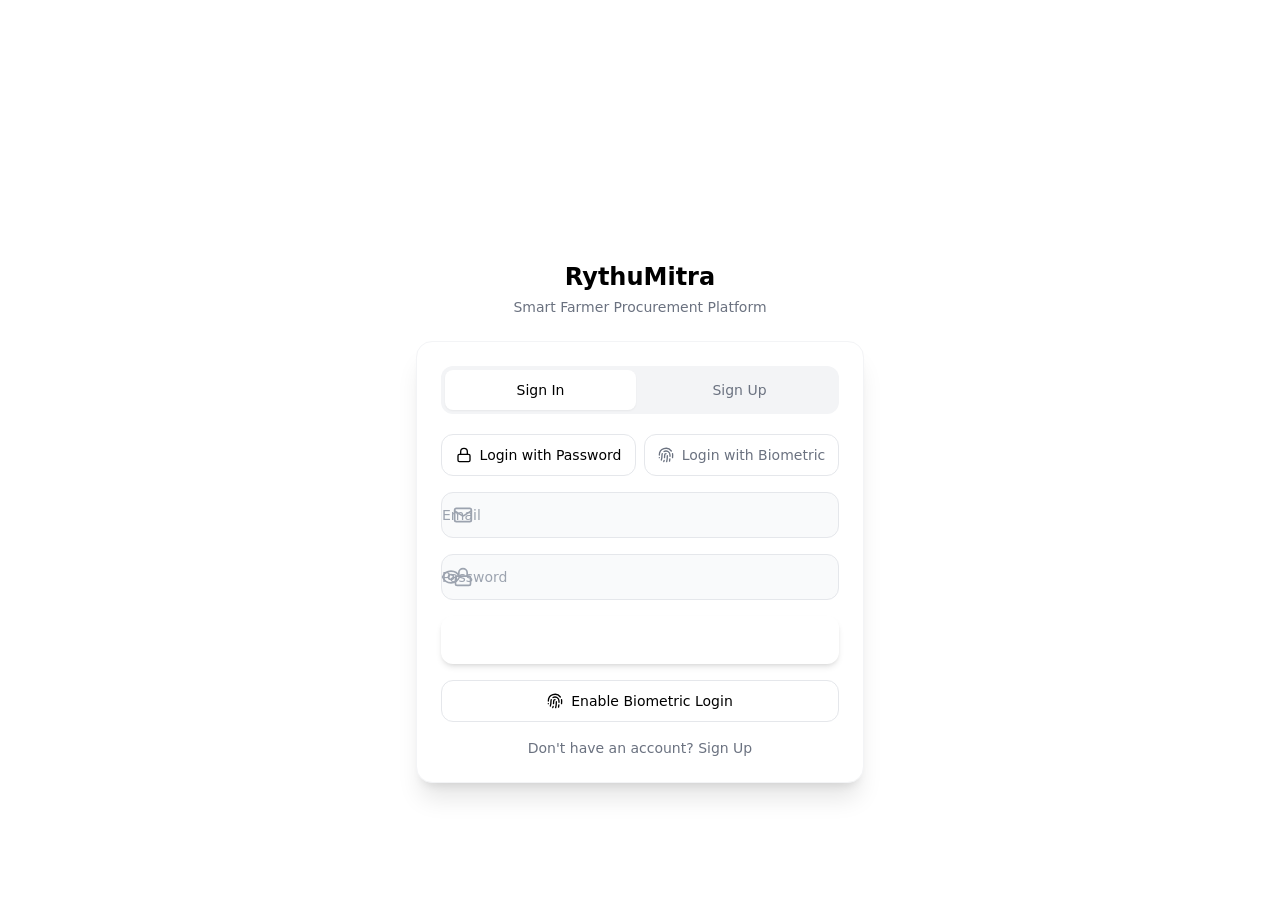
<file: bolt.html>
<!doctype html>
<html lang="en">
  <head>
    <meta charset="UTF-8" />
    <meta name="viewport" content="width=device-width, initial-scale=1.0" />
    <title>RythuMitra - Smart Farmer Procurement</title>
    <link rel="stylesheet" href="/bundle.css">
    <script>
      window.FARMDIRECT_API_BASE = window.location.origin;
    </script>
    <script type="module" src="/bundle.js"></script>
  </head>
  <body>
    <div id="root"></div>
  </body>
</html>
</file>
<file: bundle.css>
*,:before,:after{--tw-border-spacing-x: 0;--tw-border-spacing-y: 0;--tw-translate-x: 0;--tw-translate-y: 0;--tw-rotate: 0;--tw-skew-x: 0;--tw-skew-y: 0;--tw-scale-x: 1;--tw-scale-y: 1;--tw-pan-x: ;--tw-pan-y: ;--tw-pinch-zoom: ;--tw-scroll-snap-strictness: proximity;--tw-gradient-from-position: ;--tw-gradient-via-position: ;--tw-gradient-to-position: ;--tw-ordinal: ;--tw-slashed-zero: ;--tw-numeric-figure: ;--tw-numeric-spacing: ;--tw-numeric-fraction: ;--tw-ring-inset: ;--tw-ring-offset-width: 0px;--tw-ring-offset-color: #fff;--tw-ring-color: rgb(59 130 246 / .5);--tw-ring-offset-shadow: 0 0 #0000;--tw-ring-shadow: 0 0 #0000;--tw-shadow: 0 0 #0000;--tw-shadow-colored: 0 0 #0000;--tw-blur: ;--tw-brightness: ;--tw-contrast: ;--tw-grayscale: ;--tw-hue-rotate: ;--tw-invert: ;--tw-saturate: ;--tw-sepia: ;--tw-drop-shadow: ;--tw-backdrop-blur: ;--tw-backdrop-brightness: ;--tw-backdrop-contrast: ;--tw-backdrop-grayscale: ;--tw-backdrop-hue-rotate: ;--tw-backdrop-invert: ;--tw-backdrop-opacity: ;--tw-backdrop-saturate: ;--tw-backdrop-sepia: ;--tw-contain-size: ;--tw-contain-layout: ;--tw-contain-paint: ;--tw-contain-style: }::backdrop{--tw-border-spacing-x: 0;--tw-border-spacing-y: 0;--tw-translate-x: 0;--tw-translate-y: 0;--tw-rotate: 0;--tw-skew-x: 0;--tw-skew-y: 0;--tw-scale-x: 1;--tw-scale-y: 1;--tw-pan-x: ;--tw-pan-y: ;--tw-pinch-zoom: ;--tw-scroll-snap-strictness: proximity;--tw-gradient-from-position: ;--tw-gradient-via-position: ;--tw-gradient-to-position: ;--tw-ordinal: ;--tw-slashed-zero: ;--tw-numeric-figure: ;--tw-numeric-spacing: ;--tw-numeric-fraction: ;--tw-ring-inset: ;--tw-ring-offset-width: 0px;--tw-ring-offset-color: #fff;--tw-ring-color: rgb(59 130 246 / .5);--tw-ring-offset-shadow: 0 0 #0000;--tw-ring-shadow: 0 0 #0000;--tw-shadow: 0 0 #0000;--tw-shadow-colored: 0 0 #0000;--tw-blur: ;--tw-brightness: ;--tw-contrast: ;--tw-grayscale: ;--tw-hue-rotate: ;--tw-invert: ;--tw-saturate: ;--tw-sepia: ;--tw-drop-shadow: ;--tw-backdrop-blur: ;--tw-backdrop-brightness: ;--tw-backdrop-contrast: ;--tw-backdrop-grayscale: ;--tw-backdrop-hue-rotate: ;--tw-backdrop-invert: ;--tw-backdrop-opacity: ;--tw-backdrop-saturate: ;--tw-backdrop-sepia: ;--tw-contain-size: ;--tw-contain-layout: ;--tw-contain-paint: ;--tw-contain-style: }*,:before,:after{box-sizing:border-box;border-width:0;border-style:solid;border-color:#e5e7eb}:before,:after{--tw-content: ""}html,:host{line-height:1.5;-webkit-text-size-adjust:100%;-moz-tab-size:4;-o-tab-size:4;tab-size:4;font-family:ui-sans-serif,system-ui,sans-serif,"Apple Color Emoji","Segoe UI Emoji",Segoe UI Symbol,"Noto Color Emoji";font-feature-settings:normal;font-variation-settings:normal;-webkit-tap-highlight-color:transparent}body{margin:0;line-height:inherit}hr{height:0;color:inherit;border-top-width:1px}abbr:where([title]){-webkit-text-decoration:underline dotted;text-decoration:underline dotted}h1,h2,h3,h4,h5,h6{font-size:inherit;font-weight:inherit}a{color:inherit;text-decoration:inherit}b,strong{font-weight:bolder}code,kbd,samp,pre{font-family:ui-monospace,SFMono-Regular,Menlo,Monaco,Consolas,Liberation Mono,Courier New,monospace;font-feature-settings:normal;font-variation-settings:normal;font-size:1em}small{font-size:80%}sub,sup{font-size:75%;line-height:0;position:relative;vertical-align:baseline}sub{bottom:-.25em}sup{top:-.5em}table{text-indent:0;border-color:inherit;border-collapse:collapse}button,input,optgroup,select,textarea{font-family:inherit;font-feature-settings:inherit;font-variation-settings:inherit;font-size:100%;font-weight:inherit;line-height:inherit;letter-spacing:inherit;color:inherit;margin:0;padding:0}button,select{text-transform:none}button,input:where([type=button]),input:where([type=reset]),input:where([type=submit]){-webkit-appearance:button;background-color:transparent;background-image:none}:-moz-focusring{outline:auto}:-moz-ui-invalid{box-shadow:none}progress{vertical-align:baseline}::-webkit-inner-spin-button,::-webkit-outer-spin-button{height:auto}[type=search]{-webkit-appearance:textfield;outline-offset:-2px}::-webkit-search-decoration{-webkit-appearance:none}::-webkit-file-upload-button{-webkit-appearance:button;font:inherit}summary{display:list-item}blockquote,dl,dd,h1,h2,h3,h4,h5,h6,hr,figure,p,pre{margin:0}fieldset{margin:0;padding:0}legend{padding:0}ol,ul,menu{list-style:none;margin:0;padding:0}dialog{padding:0}textarea{resize:vertical}input::-moz-placeholder,textarea::-moz-placeholder{opacity:1;color:#9ca3af}input::placeholder,textarea::placeholder{opacity:1;color:#9ca3af}button,[role=button]{cursor:pointer}:disabled{cursor:default}img,svg,video,canvas,audio,iframe,embed,object{display:block;vertical-align:middle}img,video{max-width:100%;height:auto}[hidden]:where(:not([hidden=until-found])){display:none}.fixed{position:fixed}.absolute{position:absolute}.relative{position:relative}.inset-0{top:0;right:0;bottom:0;left:0}.-top-px{top:-1px}.bottom-0{bottom:0}.left-0{left:0}.left-1\/2{left:50%}.left-3{left:.75rem}.left-4{left:1rem}.right-0{right:0}.right-1\/4{right:25%}.right-10{right:2.5rem}.top-0{top:0}.top-1{top:.25rem}.top-1\.5{top:.375rem}.top-1\/2{top:50%}.z-30{z-index:30}.mx-auto{margin-left:auto;margin-right:auto}.my-4{margin-top:1rem;margin-bottom:1rem}.mb-1{margin-bottom:.25rem}.mb-1\.5{margin-bottom:.375rem}.mb-2{margin-bottom:.5rem}.mb-3{margin-bottom:.75rem}.mb-4{margin-bottom:1rem}.mb-5{margin-bottom:1.25rem}.mb-6{margin-bottom:1.5rem}.ml-auto{margin-left:auto}.mt-0\.5{margin-top:.125rem}.mt-1{margin-top:.25rem}.mt-1\.5{margin-top:.375rem}.mt-2{margin-top:.5rem}.mt-3{margin-top:.75rem}.mt-4{margin-top:1rem}.block{display:block}.inline-block{display:inline-block}.flex{display:flex}.inline-flex{display:inline-flex}.table{display:table}.grid{display:grid}.hidden{display:none}.h-0\.5{height:.125rem}.h-10{height:2.5rem}.h-11{height:2.75rem}.h-12{height:3rem}.h-14{height:3.5rem}.h-16{height:4rem}.h-2{height:.5rem}.h-20{height:5rem}.h-24{height:6rem}.h-3{height:.75rem}.h-3\.5{height:.875rem}.h-4{height:1rem}.h-40{height:10rem}.h-5{height:1.25rem}.h-6{height:1.5rem}.h-7{height:1.75rem}.h-8{height:2rem}.h-px{height:1px}.min-h-screen{min-height:100vh}.w-10{width:2.5rem}.w-11{width:2.75rem}.w-12{width:3rem}.w-14{width:3.5rem}.w-16{width:4rem}.w-2{width:.5rem}.w-20{width:5rem}.w-24{width:6rem}.w-3{width:.75rem}.w-3\.5{width:.875rem}.w-4{width:1rem}.w-40{width:10rem}.w-5{width:1.25rem}.w-6{width:1.5rem}.w-64{width:16rem}.w-7{width:1.75rem}.w-8{width:2rem}.w-full{width:100%}.min-w-0{min-width:0px}.min-w-\[16px\]{min-width:16px}.min-w-\[20px\]{min-width:20px}.max-w-2xl{max-width:42rem}.max-w-3xl{max-width:48rem}.max-w-5xl{max-width:64rem}.max-w-md{max-width:28rem}.max-w-sm{max-width:24rem}.max-w-xs{max-width:20rem}.flex-1{flex:1 1 0%}.shrink-0{flex-shrink:0}.-translate-x-1\/2{--tw-translate-x: -50%;transform:translate(var(--tw-translate-x),var(--tw-translate-y)) rotate(var(--tw-rotate)) skew(var(--tw-skew-x)) skewY(var(--tw-skew-y)) scaleX(var(--tw-scale-x)) scaleY(var(--tw-scale-y))}.-translate-y-1\/2{--tw-translate-y: -50%;transform:translate(var(--tw-translate-x),var(--tw-translate-y)) rotate(var(--tw-rotate)) skew(var(--tw-skew-x)) skewY(var(--tw-skew-y)) scaleX(var(--tw-scale-x)) scaleY(var(--tw-scale-y))}.-translate-y-20{--tw-translate-y: -5rem;transform:translate(var(--tw-translate-x),var(--tw-translate-y)) rotate(var(--tw-rotate)) skew(var(--tw-skew-x)) skewY(var(--tw-skew-y)) scaleX(var(--tw-scale-x)) scaleY(var(--tw-scale-y))}.translate-x-1{--tw-translate-x: .25rem;transform:translate(var(--tw-translate-x),var(--tw-translate-y)) rotate(var(--tw-rotate)) skew(var(--tw-skew-x)) skewY(var(--tw-skew-y)) scaleX(var(--tw-scale-x)) scaleY(var(--tw-scale-y))}.translate-x-20{--tw-translate-x: 5rem;transform:translate(var(--tw-translate-x),var(--tw-translate-y)) rotate(var(--tw-rotate)) skew(var(--tw-skew-x)) skewY(var(--tw-skew-y)) scaleX(var(--tw-scale-x)) scaleY(var(--tw-scale-y))}.translate-x-6{--tw-translate-x: 1.5rem;transform:translate(var(--tw-translate-x),var(--tw-translate-y)) rotate(var(--tw-rotate)) skew(var(--tw-skew-x)) skewY(var(--tw-skew-y)) scaleX(var(--tw-scale-x)) scaleY(var(--tw-scale-y))}.translate-y-12{--tw-translate-y: 3rem;transform:translate(var(--tw-translate-x),var(--tw-translate-y)) rotate(var(--tw-rotate)) skew(var(--tw-skew-x)) skewY(var(--tw-skew-y)) scaleX(var(--tw-scale-x)) scaleY(var(--tw-scale-y))}.scale-110{--tw-scale-x: 1.1;--tw-scale-y: 1.1;transform:translate(var(--tw-translate-x),var(--tw-translate-y)) rotate(var(--tw-rotate)) skew(var(--tw-skew-x)) skewY(var(--tw-skew-y)) scaleX(var(--tw-scale-x)) scaleY(var(--tw-scale-y))}@keyframes ping{75%,to{transform:scale(2);opacity:0}}.animate-ping{animation:ping 1s cubic-bezier(0,0,.2,1) infinite}@keyframes pulse{50%{opacity:.5}}.animate-pulse{animation:pulse 2s cubic-bezier(.4,0,.6,1) infinite}@keyframes spin{to{transform:rotate(360deg)}}.animate-spin{animation:spin 1s linear infinite}.cursor-not-allowed{cursor:not-allowed}.grid-cols-2{grid-template-columns:repeat(2,minmax(0,1fr))}.grid-cols-3{grid-template-columns:repeat(3,minmax(0,1fr))}.flex-col{flex-direction:column}.flex-wrap{flex-wrap:wrap}.items-start{align-items:flex-start}.items-end{align-items:flex-end}.items-center{align-items:center}.items-stretch{align-items:stretch}.justify-center{justify-content:center}.justify-between{justify-content:space-between}.gap-0\.5{gap:.125rem}.gap-1{gap:.25rem}.gap-1\.5{gap:.375rem}.gap-2{gap:.5rem}.gap-2\.5{gap:.625rem}.gap-3{gap:.75rem}.space-y-1>:not([hidden])~:not([hidden]){--tw-space-y-reverse: 0;margin-top:calc(.25rem * calc(1 - var(--tw-space-y-reverse)));margin-bottom:calc(.25rem * var(--tw-space-y-reverse))}.space-y-2>:not([hidden])~:not([hidden]){--tw-space-y-reverse: 0;margin-top:calc(.5rem * calc(1 - var(--tw-space-y-reverse)));margin-bottom:calc(.5rem * var(--tw-space-y-reverse))}.space-y-3>:not([hidden])~:not([hidden]){--tw-space-y-reverse: 0;margin-top:calc(.75rem * calc(1 - var(--tw-space-y-reverse)));margin-bottom:calc(.75rem * var(--tw-space-y-reverse))}.space-y-4>:not([hidden])~:not([hidden]){--tw-space-y-reverse: 0;margin-top:calc(1rem * calc(1 - var(--tw-space-y-reverse)));margin-bottom:calc(1rem * var(--tw-space-y-reverse))}.overflow-hidden{overflow:hidden}.overflow-x-auto{overflow-x:auto}.truncate{overflow:hidden;text-overflow:ellipsis;white-space:nowrap}.rounded-2xl{border-radius:1rem}.rounded-full{border-radius:9999px}.rounded-lg{border-radius:.5rem}.rounded-xl{border-radius:.75rem}.border{border-width:1px}.border-2{border-width:2px}.border-b{border-bottom-width:1px}.border-r{border-right-width:1px}.border-t{border-top-width:1px}.border-amber-200{--tw-border-opacity: 1;border-color:rgb(253 230 138 / var(--tw-border-opacity, 1))}.border-blue-200{--tw-border-opacity: 1;border-color:rgb(191 219 254 / var(--tw-border-opacity, 1))}.border-emerald-100{--tw-border-opacity: 1;border-color:rgb(209 250 229 / var(--tw-border-opacity, 1))}.border-emerald-200{--tw-border-opacity: 1;border-color:rgb(167 243 208 / var(--tw-border-opacity, 1))}.border-emerald-400{--tw-border-opacity: 1;border-color:rgb(52 211 153 / var(--tw-border-opacity, 1))}.border-emerald-600{--tw-border-opacity: 1;border-color:rgb(5 150 105 / var(--tw-border-opacity, 1))}.border-gray-100{--tw-border-opacity: 1;border-color:rgb(243 244 246 / var(--tw-border-opacity, 1))}.border-gray-200{--tw-border-opacity: 1;border-color:rgb(229 231 235 / var(--tw-border-opacity, 1))}.border-gray-300{--tw-border-opacity: 1;border-color:rgb(209 213 219 / var(--tw-border-opacity, 1))}.border-gray-50{--tw-border-opacity: 1;border-color:rgb(249 250 251 / var(--tw-border-opacity, 1))}.border-purple-200{--tw-border-opacity: 1;border-color:rgb(233 213 255 / var(--tw-border-opacity, 1))}.border-red-200{--tw-border-opacity: 1;border-color:rgb(254 202 202 / var(--tw-border-opacity, 1))}.bg-amber-100{--tw-bg-opacity: 1;background-color:rgb(254 243 199 / var(--tw-bg-opacity, 1))}.bg-amber-50{--tw-bg-opacity: 1;background-color:rgb(255 251 235 / var(--tw-bg-opacity, 1))}.bg-amber-600{--tw-bg-opacity: 1;background-color:rgb(217 119 6 / var(--tw-bg-opacity, 1))}.bg-blue-100{--tw-bg-opacity: 1;background-color:rgb(219 234 254 / var(--tw-bg-opacity, 1))}.bg-blue-50{--tw-bg-opacity: 1;background-color:rgb(239 246 255 / var(--tw-bg-opacity, 1))}.bg-blue-500{--tw-bg-opacity: 1;background-color:rgb(59 130 246 / var(--tw-bg-opacity, 1))}.bg-blue-600{--tw-bg-opacity: 1;background-color:rgb(37 99 235 / var(--tw-bg-opacity, 1))}.bg-emerald-100{--tw-bg-opacity: 1;background-color:rgb(209 250 229 / var(--tw-bg-opacity, 1))}.bg-emerald-50{--tw-bg-opacity: 1;background-color:rgb(236 253 245 / var(--tw-bg-opacity, 1))}.bg-emerald-50\/30{background-color:#ecfdf54d}.bg-emerald-500{--tw-bg-opacity: 1;background-color:rgb(16 185 129 / var(--tw-bg-opacity, 1))}.bg-emerald-600{--tw-bg-opacity: 1;background-color:rgb(5 150 105 / var(--tw-bg-opacity, 1))}.bg-gray-100{--tw-bg-opacity: 1;background-color:rgb(243 244 246 / var(--tw-bg-opacity, 1))}.bg-gray-200{--tw-bg-opacity: 1;background-color:rgb(229 231 235 / var(--tw-bg-opacity, 1))}.bg-gray-300{--tw-bg-opacity: 1;background-color:rgb(209 213 219 / var(--tw-bg-opacity, 1))}.bg-gray-50{--tw-bg-opacity: 1;background-color:rgb(249 250 251 / var(--tw-bg-opacity, 1))}.bg-purple-100{--tw-bg-opacity: 1;background-color:rgb(243 232 255 / var(--tw-bg-opacity, 1))}.bg-purple-50{--tw-bg-opacity: 1;background-color:rgb(250 245 255 / var(--tw-bg-opacity, 1))}.bg-purple-600{--tw-bg-opacity: 1;background-color:rgb(147 51 234 / var(--tw-bg-opacity, 1))}.bg-red-100{--tw-bg-opacity: 1;background-color:rgb(254 226 226 / var(--tw-bg-opacity, 1))}.bg-red-50{--tw-bg-opacity: 1;background-color:rgb(254 242 242 / var(--tw-bg-opacity, 1))}.bg-red-500{--tw-bg-opacity: 1;background-color:rgb(239 68 68 / var(--tw-bg-opacity, 1))}.bg-white{--tw-bg-opacity: 1;background-color:rgb(255 255 255 / var(--tw-bg-opacity, 1))}.bg-white\/10{background-color:#ffffff1a}.bg-white\/20{background-color:#fff3}.bg-gradient-to-br{background-image:linear-gradient(to bottom right,var(--tw-gradient-stops))}.bg-gradient-to-r{background-image:linear-gradient(to right,var(--tw-gradient-stops))}.from-amber-500{--tw-gradient-from: #f59e0b var(--tw-gradient-from-position);--tw-gradient-to: rgb(245 158 11 / 0) var(--tw-gradient-to-position);--tw-gradient-stops: var(--tw-gradient-from), var(--tw-gradient-to)}.from-blue-500{--tw-gradient-from: #3b82f6 var(--tw-gradient-from-position);--tw-gradient-to: rgb(59 130 246 / 0) var(--tw-gradient-to-position);--tw-gradient-stops: var(--tw-gradient-from), var(--tw-gradient-to)}.from-emerald-50{--tw-gradient-from: #ecfdf5 var(--tw-gradient-from-position);--tw-gradient-to: rgb(236 253 245 / 0) var(--tw-gradient-to-position);--tw-gradient-stops: var(--tw-gradient-from), var(--tw-gradient-to)}.from-emerald-500{--tw-gradient-from: #10b981 var(--tw-gradient-from-position);--tw-gradient-to: rgb(16 185 129 / 0) var(--tw-gradient-to-position);--tw-gradient-stops: var(--tw-gradient-from), var(--tw-gradient-to)}.from-emerald-600{--tw-gradient-from: #059669 var(--tw-gradient-from-position);--tw-gradient-to: rgb(5 150 105 / 0) var(--tw-gradient-to-position);--tw-gradient-stops: var(--tw-gradient-from), var(--tw-gradient-to)}.from-purple-500{--tw-gradient-from: #a855f7 var(--tw-gradient-from-position);--tw-gradient-to: rgb(168 85 247 / 0) var(--tw-gradient-to-position);--tw-gradient-stops: var(--tw-gradient-from), var(--tw-gradient-to)}.via-white{--tw-gradient-to: rgb(255 255 255 / 0) var(--tw-gradient-to-position);--tw-gradient-stops: var(--tw-gradient-from), #fff var(--tw-gradient-via-position), var(--tw-gradient-to)}.to-amber-50{--tw-gradient-to: #fffbeb var(--tw-gradient-to-position)}.to-amber-600{--tw-gradient-to: #d97706 var(--tw-gradient-to-position)}.to-blue-600{--tw-gradient-to: #2563eb var(--tw-gradient-to-position)}.to-emerald-600{--tw-gradient-to: #059669 var(--tw-gradient-to-position)}.to-green-700{--tw-gradient-to: #15803d var(--tw-gradient-to-position)}.to-purple-600{--tw-gradient-to: #9333ea var(--tw-gradient-to-position)}.p-1{padding:.25rem}.p-3{padding:.75rem}.p-4{padding:1rem}.p-5{padding:1.25rem}.p-6{padding:1.5rem}.p-8{padding:2rem}.px-1{padding-left:.25rem;padding-right:.25rem}.px-1\.5{padding-left:.375rem;padding-right:.375rem}.px-2{padding-left:.5rem;padding-right:.5rem}.px-2\.5{padding-left:.625rem;padding-right:.625rem}.px-3{padding-left:.75rem;padding-right:.75rem}.px-4{padding-left:1rem;padding-right:1rem}.px-5{padding-left:1.25rem;padding-right:1.25rem}.px-6{padding-left:1.5rem;padding-right:1.5rem}.px-8{padding-left:2rem;padding-right:2rem}.py-0\.5{padding-top:.125rem;padding-bottom:.125rem}.py-1{padding-top:.25rem;padding-bottom:.25rem}.py-1\.5{padding-top:.375rem;padding-bottom:.375rem}.py-12{padding-top:3rem;padding-bottom:3rem}.py-2{padding-top:.5rem;padding-bottom:.5rem}.py-2\.5{padding-top:.625rem;padding-bottom:.625rem}.py-3{padding-top:.75rem;padding-bottom:.75rem}.py-4{padding-top:1rem;padding-bottom:1rem}.py-5{padding-top:1.25rem;padding-bottom:1.25rem}.py-6{padding-top:1.5rem;padding-bottom:1.5rem}.py-8{padding-top:2rem;padding-bottom:2rem}.pb-1{padding-bottom:.25rem}.pb-20{padding-bottom:5rem}.pl-10{padding-left:2.5rem}.pr-4{padding-right:1rem}.pt-3{padding-top:.75rem}.text-left{text-align:left}.text-center{text-align:center}.text-2xl{font-size:1.5rem;line-height:2rem}.text-\[10px\]{font-size:10px}.text-\[9px\]{font-size:9px}.text-base{font-size:1rem;line-height:1.5rem}.text-lg{font-size:1.125rem;line-height:1.75rem}.text-sm{font-size:.875rem;line-height:1.25rem}.text-xl{font-size:1.25rem;line-height:1.75rem}.text-xs{font-size:.75rem;line-height:1rem}.font-bold{font-weight:700}.font-medium{font-weight:500}.font-semibold{font-weight:600}.capitalize{text-transform:capitalize}.leading-none{line-height:1}.text-amber-500{--tw-text-opacity: 1;color:rgb(245 158 11 / var(--tw-text-opacity, 1))}.text-amber-600{--tw-text-opacity: 1;color:rgb(217 119 6 / var(--tw-text-opacity, 1))}.text-amber-700{--tw-text-opacity: 1;color:rgb(180 83 9 / var(--tw-text-opacity, 1))}.text-blue-500{--tw-text-opacity: 1;color:rgb(59 130 246 / var(--tw-text-opacity, 1))}.text-blue-600{--tw-text-opacity: 1;color:rgb(37 99 235 / var(--tw-text-opacity, 1))}.text-blue-700{--tw-text-opacity: 1;color:rgb(29 78 216 / var(--tw-text-opacity, 1))}.text-emerald-100{--tw-text-opacity: 1;color:rgb(209 250 229 / var(--tw-text-opacity, 1))}.text-emerald-400{--tw-text-opacity: 1;color:rgb(52 211 153 / var(--tw-text-opacity, 1))}.text-emerald-50{--tw-text-opacity: 1;color:rgb(236 253 245 / var(--tw-text-opacity, 1))}.text-emerald-600{--tw-text-opacity: 1;color:rgb(5 150 105 / var(--tw-text-opacity, 1))}.text-emerald-700{--tw-text-opacity: 1;color:rgb(4 120 87 / var(--tw-text-opacity, 1))}.text-emerald-800{--tw-text-opacity: 1;color:rgb(6 95 70 / var(--tw-text-opacity, 1))}.text-gray-300{--tw-text-opacity: 1;color:rgb(209 213 219 / var(--tw-text-opacity, 1))}.text-gray-400{--tw-text-opacity: 1;color:rgb(156 163 175 / var(--tw-text-opacity, 1))}.text-gray-500{--tw-text-opacity: 1;color:rgb(107 114 128 / var(--tw-text-opacity, 1))}.text-gray-600{--tw-text-opacity: 1;color:rgb(75 85 99 / var(--tw-text-opacity, 1))}.text-gray-700{--tw-text-opacity: 1;color:rgb(55 65 81 / var(--tw-text-opacity, 1))}.text-gray-900{--tw-text-opacity: 1;color:rgb(17 24 39 / var(--tw-text-opacity, 1))}.text-purple-600{--tw-text-opacity: 1;color:rgb(147 51 234 / var(--tw-text-opacity, 1))}.text-purple-700{--tw-text-opacity: 1;color:rgb(126 34 206 / var(--tw-text-opacity, 1))}.text-red-500{--tw-text-opacity: 1;color:rgb(239 68 68 / var(--tw-text-opacity, 1))}.text-red-600{--tw-text-opacity: 1;color:rgb(220 38 38 / var(--tw-text-opacity, 1))}.text-red-700{--tw-text-opacity: 1;color:rgb(185 28 28 / var(--tw-text-opacity, 1))}.text-white{--tw-text-opacity: 1;color:rgb(255 255 255 / var(--tw-text-opacity, 1))}.opacity-30{opacity:.3}.opacity-50{opacity:.5}.opacity-60{opacity:.6}.shadow-md{--tw-shadow: 0 4px 6px -1px rgb(0 0 0 / .1), 0 2px 4px -2px rgb(0 0 0 / .1);--tw-shadow-colored: 0 4px 6px -1px var(--tw-shadow-color), 0 2px 4px -2px var(--tw-shadow-color);box-shadow:var(--tw-ring-offset-shadow, 0 0 #0000),var(--tw-ring-shadow, 0 0 #0000),var(--tw-shadow)}.shadow-sm{--tw-shadow: 0 1px 2px 0 rgb(0 0 0 / .05);--tw-shadow-colored: 0 1px 2px 0 var(--tw-shadow-color);box-shadow:var(--tw-ring-offset-shadow, 0 0 #0000),var(--tw-ring-shadow, 0 0 #0000),var(--tw-shadow)}.shadow-xl{--tw-shadow: 0 20px 25px -5px rgb(0 0 0 / .1), 0 8px 10px -6px rgb(0 0 0 / .1);--tw-shadow-colored: 0 20px 25px -5px var(--tw-shadow-color), 0 8px 10px -6px var(--tw-shadow-color);box-shadow:var(--tw-ring-offset-shadow, 0 0 #0000),var(--tw-ring-shadow, 0 0 #0000),var(--tw-shadow)}.outline-none{outline:2px solid transparent;outline-offset:2px}.ring-2{--tw-ring-offset-shadow: var(--tw-ring-inset) 0 0 0 var(--tw-ring-offset-width) var(--tw-ring-offset-color);--tw-ring-shadow: var(--tw-ring-inset) 0 0 0 calc(2px + var(--tw-ring-offset-width)) var(--tw-ring-color);box-shadow:var(--tw-ring-offset-shadow),var(--tw-ring-shadow),var(--tw-shadow, 0 0 #0000)}.ring-emerald-600{--tw-ring-opacity: 1;--tw-ring-color: rgb(5 150 105 / var(--tw-ring-opacity, 1))}.filter{filter:var(--tw-blur) var(--tw-brightness) var(--tw-contrast) var(--tw-grayscale) var(--tw-hue-rotate) var(--tw-invert) var(--tw-saturate) var(--tw-sepia) var(--tw-drop-shadow)}.transition-all{transition-property:all;transition-timing-function:cubic-bezier(.4,0,.2,1);transition-duration:.15s}.transition-colors{transition-property:color,background-color,border-color,text-decoration-color,fill,stroke;transition-timing-function:cubic-bezier(.4,0,.2,1);transition-duration:.15s}.transition-shadow{transition-property:box-shadow;transition-timing-function:cubic-bezier(.4,0,.2,1);transition-duration:.15s}.transition-transform{transition-property:transform;transition-timing-function:cubic-bezier(.4,0,.2,1);transition-duration:.15s}.hover\:gap-2:hover{gap:.5rem}.hover\:border-emerald-300:hover{--tw-border-opacity: 1;border-color:rgb(110 231 183 / var(--tw-border-opacity, 1))}.hover\:border-emerald-500:hover{--tw-border-opacity: 1;border-color:rgb(16 185 129 / var(--tw-border-opacity, 1))}.hover\:border-gray-200:hover{--tw-border-opacity: 1;border-color:rgb(229 231 235 / var(--tw-border-opacity, 1))}.hover\:bg-emerald-100:hover{--tw-bg-opacity: 1;background-color:rgb(209 250 229 / var(--tw-bg-opacity, 1))}.hover\:bg-emerald-50:hover{--tw-bg-opacity: 1;background-color:rgb(236 253 245 / var(--tw-bg-opacity, 1))}.hover\:bg-emerald-700:hover{--tw-bg-opacity: 1;background-color:rgb(4 120 87 / var(--tw-bg-opacity, 1))}.hover\:bg-gray-50:hover{--tw-bg-opacity: 1;background-color:rgb(249 250 251 / var(--tw-bg-opacity, 1))}.hover\:bg-red-50:hover{--tw-bg-opacity: 1;background-color:rgb(254 242 242 / var(--tw-bg-opacity, 1))}.hover\:text-emerald-700:hover{--tw-text-opacity: 1;color:rgb(4 120 87 / var(--tw-text-opacity, 1))}.hover\:text-gray-700:hover{--tw-text-opacity: 1;color:rgb(55 65 81 / var(--tw-text-opacity, 1))}.hover\:text-red-600:hover{--tw-text-opacity: 1;color:rgb(220 38 38 / var(--tw-text-opacity, 1))}.hover\:text-red-700:hover{--tw-text-opacity: 1;color:rgb(185 28 28 / var(--tw-text-opacity, 1))}.hover\:underline:hover{text-decoration-line:underline}.hover\:shadow-md:hover{--tw-shadow: 0 4px 6px -1px rgb(0 0 0 / .1), 0 2px 4px -2px rgb(0 0 0 / .1);--tw-shadow-colored: 0 4px 6px -1px var(--tw-shadow-color), 0 2px 4px -2px var(--tw-shadow-color);box-shadow:var(--tw-ring-offset-shadow, 0 0 #0000),var(--tw-ring-shadow, 0 0 #0000),var(--tw-shadow)}.hover\:shadow-sm:hover{--tw-shadow: 0 1px 2px 0 rgb(0 0 0 / .05);--tw-shadow-colored: 0 1px 2px 0 var(--tw-shadow-color);box-shadow:var(--tw-ring-offset-shadow, 0 0 #0000),var(--tw-ring-shadow, 0 0 #0000),var(--tw-shadow)}.focus\:border-emerald-500:focus{--tw-border-opacity: 1;border-color:rgb(16 185 129 / var(--tw-border-opacity, 1))}.focus\:ring-2:focus{--tw-ring-offset-shadow: var(--tw-ring-inset) 0 0 0 var(--tw-ring-offset-width) var(--tw-ring-offset-color);--tw-ring-shadow: var(--tw-ring-inset) 0 0 0 calc(2px + var(--tw-ring-offset-width)) var(--tw-ring-color);box-shadow:var(--tw-ring-offset-shadow),var(--tw-ring-shadow),var(--tw-shadow, 0 0 #0000)}.focus\:ring-emerald-500:focus{--tw-ring-opacity: 1;--tw-ring-color: rgb(16 185 129 / var(--tw-ring-opacity, 1))}.disabled\:opacity-50:disabled{opacity:.5}.group:hover .group-hover\:scale-110{--tw-scale-x: 1.1;--tw-scale-y: 1.1;transform:translate(var(--tw-translate-x),var(--tw-translate-y)) rotate(var(--tw-rotate)) skew(var(--tw-skew-x)) skewY(var(--tw-skew-y)) scaleX(var(--tw-scale-x)) scaleY(var(--tw-scale-y))}.group:hover .group-hover\:bg-emerald-100{--tw-bg-opacity: 1;background-color:rgb(209 250 229 / var(--tw-bg-opacity, 1))}.group:hover .group-hover\:text-emerald-600{--tw-text-opacity: 1;color:rgb(5 150 105 / var(--tw-text-opacity, 1))}@media (min-width: 640px){.sm\:inline{display:inline}.sm\:w-8{width:2rem}.sm\:grid-cols-4{grid-template-columns:repeat(4,minmax(0,1fr))}.sm\:grid-cols-5{grid-template-columns:repeat(5,minmax(0,1fr))}.sm\:flex-row{flex-direction:row}}@media (min-width: 768px){.md\:ml-64{margin-left:16rem}.md\:flex{display:flex}.md\:hidden{display:none}.md\:grid-cols-4{grid-template-columns:repeat(4,minmax(0,1fr))}.md\:gap-4{gap:1rem}.md\:p-8{padding:2rem}.md\:pb-0{padding-bottom:0}.md\:text-xl{font-size:1.25rem;line-height:1.75rem}}@media (min-width: 1024px){.lg\:grid-cols-4{grid-template-columns:repeat(4,minmax(0,1fr))}}
</file>
